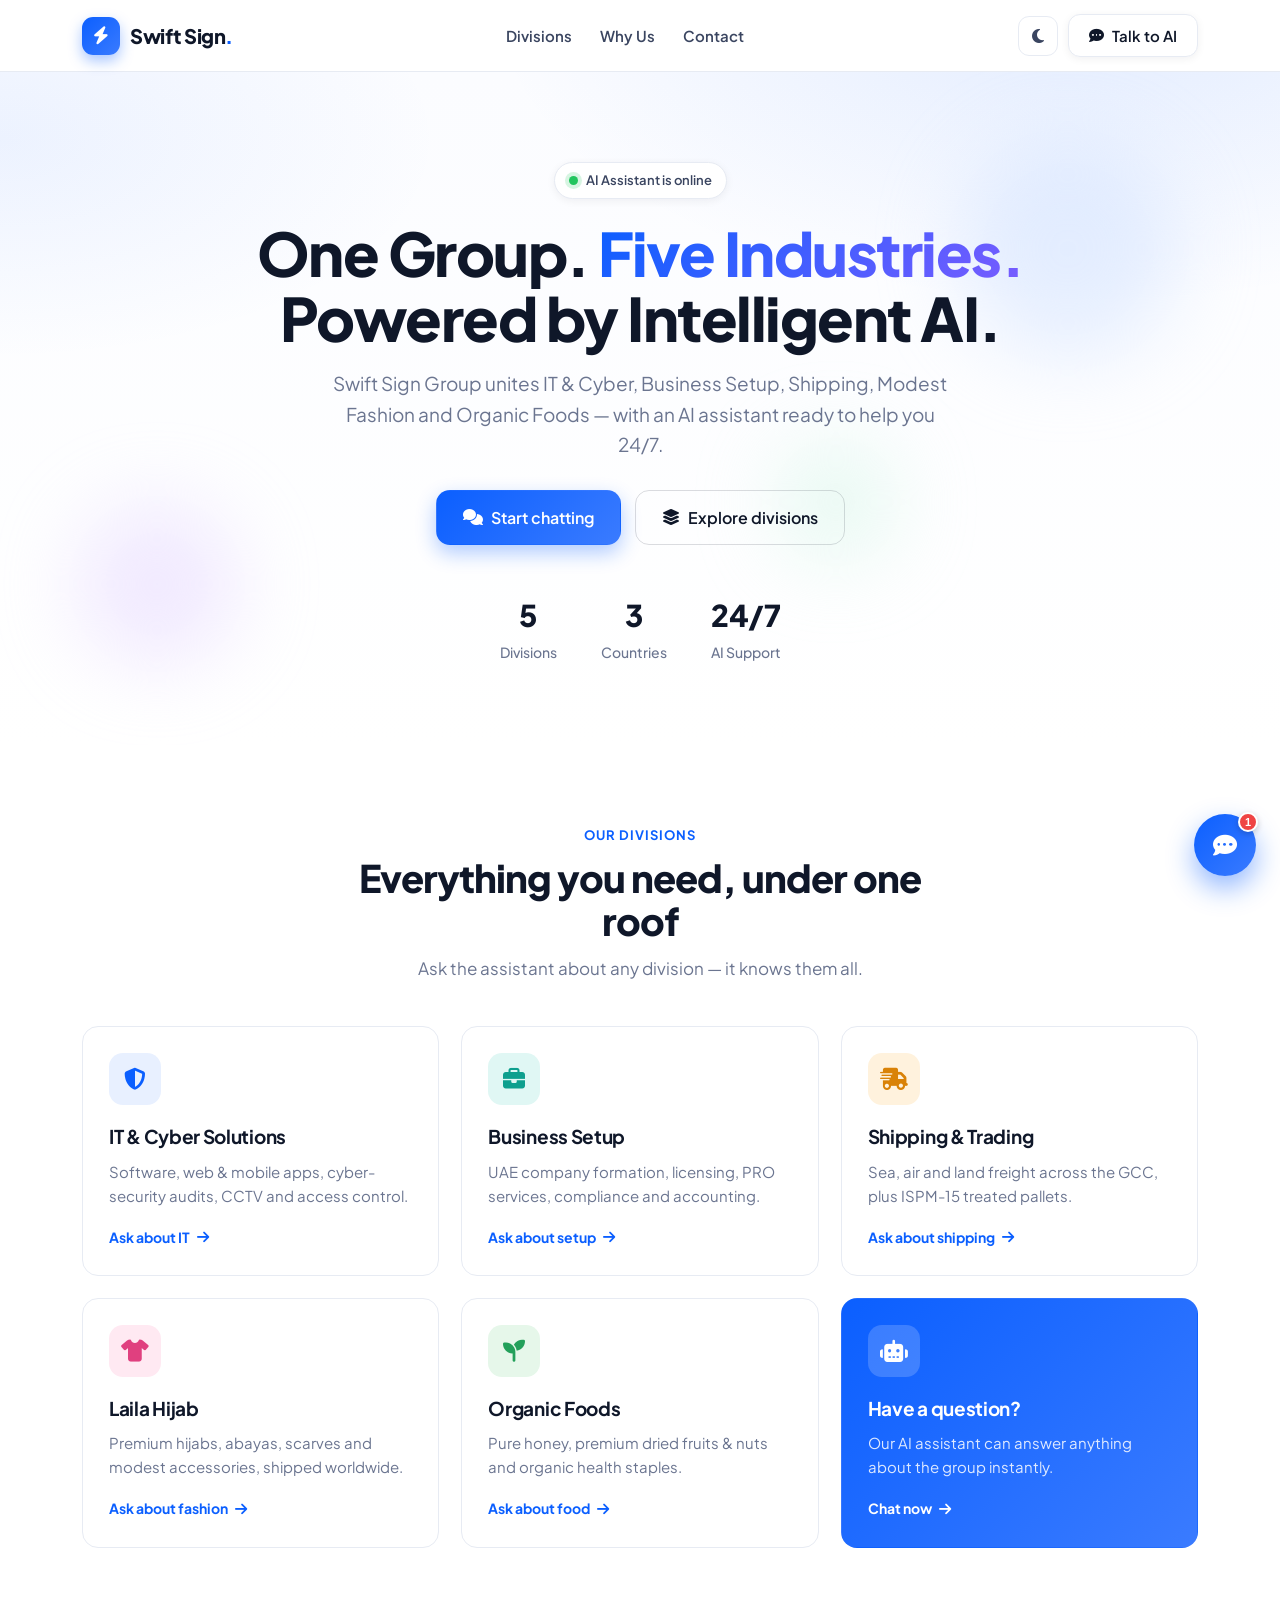
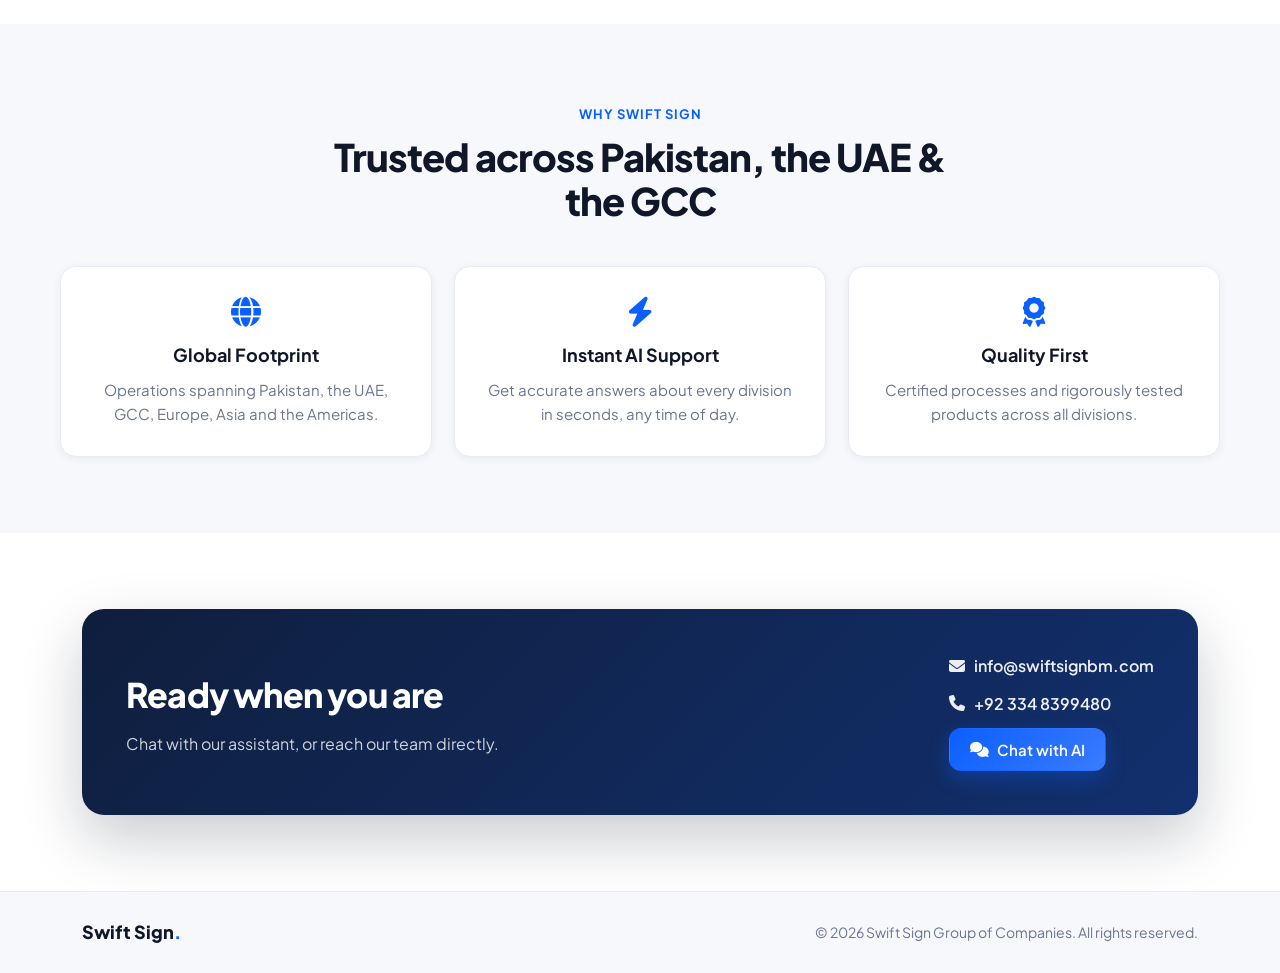
<file: frontend/index.html>
<!DOCTYPE html>
<html lang="en">
<head>
    <meta charset="UTF-8">
    <meta name="viewport" content="width=device-width, initial-scale=1.0">
    <meta name="description" content="Swift Sign Group — IT & Cyber Solutions, Business Setup, Shipping, Modest Fashion and Organic Foods. Talk to our intelligent AI assistant.">
    <meta name="theme-color" content="#0b5fff">
    <title>Swift Sign Group — Intelligent AI Assistant</title>

    <!-- Favicon (inline SVG) -->
    <link rel="icon" href="data:image/svg+xml,%3Csvg xmlns='http://www.w3.org/2000/svg' viewBox='0 0 100 100'%3E%3Crect width='100' height='100' rx='22' fill='%230b5fff'/%3E%3Ctext x='50' y='68' font-size='54' font-family='Arial' font-weight='bold' fill='white' text-anchor='middle'%3ES%3C/text%3E%3C/svg%3E">

    <!-- Fonts & Icons -->
    <link rel="preconnect" href="https://fonts.googleapis.com">
    <link rel="preconnect" href="https://fonts.gstatic.com" crossorigin>
    <link href="https://fonts.googleapis.com/css2?family=Plus+Jakarta+Sans:wght@400;500;600;700;800&display=swap" rel="stylesheet">
    <link rel="stylesheet" href="https://cdnjs.cloudflare.com/ajax/libs/font-awesome/6.4.0/css/all.min.css">

    <!-- Styles -->
    <link rel="stylesheet" href="style.css">

    <!-- Apply saved theme before first paint to avoid a flash of the wrong theme -->
    <script>
        (function () {
            try {
                var saved = localStorage.getItem('swiftsign-theme');
                var prefersDark = window.matchMedia && window.matchMedia('(prefers-color-scheme: dark)').matches;
                var theme = saved || (prefersDark ? 'dark' : 'light');
                document.documentElement.setAttribute('data-theme', theme);
            } catch (e) { /* ignore */ }
        })();
    </script>
</head>
<body>

    <!-- ============ NAVBAR ============ -->
    <header class="navbar" id="navbar">
        <div class="nav-inner">
            <a class="brand" href="#top" aria-label="Swift Sign Group home">
                <span class="brand-mark"><i class="fa-solid fa-bolt"></i></span>
                <span class="brand-text">Swift&nbsp;Sign<span class="brand-dot">.</span></span>
            </a>
            <nav class="nav-links" id="navLinks">
                <a href="#divisions">Divisions</a>
                <a href="#why">Why Us</a>
                <a href="#contact">Contact</a>
            </nav>
            <div class="nav-actions">
                <button class="theme-toggle" id="themeToggle" title="Toggle dark mode" aria-label="Toggle dark mode">
                    <i class="fa-solid fa-moon icon-moon"></i>
                    <i class="fa-solid fa-sun icon-sun"></i>
                </button>
                <button class="btn btn-ghost" onclick="toggleChat(true)"><i class="fa-solid fa-comment-dots"></i> Talk to AI</button>
                <button class="nav-toggle" id="navToggle" aria-label="Toggle menu"><i class="fa-solid fa-bars"></i></button>
            </div>
        </div>
    </header>

    <!-- ============ HERO ============ -->
    <main id="top">
        <section class="hero">
            <div class="hero-bg" aria-hidden="true">
                <span class="orb orb-1"></span>
                <span class="orb orb-2"></span>
                <span class="orb orb-3"></span>
            </div>
            <div class="hero-content">
                <span class="pill"><span class="pill-dot"></span> AI Assistant is online</span>
                <h1>One Group. <span class="grad">Five Industries.</span><br>Powered by Intelligent AI.</h1>
                <p class="lede">Swift Sign Group unites IT &amp; Cyber, Business Setup, Shipping, Modest Fashion and Organic Foods — with an AI assistant ready to help you 24/7.</p>
                <div class="hero-cta">
                    <button class="btn btn-primary btn-lg" onclick="toggleChat(true)"><i class="fa-solid fa-comments"></i> Start chatting</button>
                    <a class="btn btn-outline btn-lg" href="#divisions"><i class="fa-solid fa-layer-group"></i> Explore divisions</a>
                </div>
                <div class="hero-stats">
                    <div class="stat"><strong>5</strong><span>Divisions</span></div>
                    <div class="stat"><strong>3</strong><span>Countries</span></div>
                    <div class="stat"><strong>24/7</strong><span>AI Support</span></div>
                </div>
            </div>
        </section>

        <!-- ============ DIVISIONS ============ -->
        <section class="section" id="divisions">
            <div class="section-head">
                <span class="eyebrow">Our Divisions</span>
                <h2>Everything you need, under one roof</h2>
                <p>Ask the assistant about any division — it knows them all.</p>
            </div>
            <div class="cards">
                <article class="card" onclick="askAbout('IT & Cyber Solutions')">
                    <div class="card-icon icon-blue"><i class="fa-solid fa-shield-halved"></i></div>
                    <h3>IT &amp; Cyber Solutions</h3>
                    <p>Software, web &amp; mobile apps, cyber-security audits, CCTV and access control.</p>
                    <span class="card-link">Ask about IT <i class="fa-solid fa-arrow-right"></i></span>
                </article>
                <article class="card" onclick="askAbout('Business Setup')">
                    <div class="card-icon icon-teal"><i class="fa-solid fa-briefcase"></i></div>
                    <h3>Business Setup</h3>
                    <p>UAE company formation, licensing, PRO services, compliance and accounting.</p>
                    <span class="card-link">Ask about setup <i class="fa-solid fa-arrow-right"></i></span>
                </article>
                <article class="card" onclick="askAbout('Shipping & Trading')">
                    <div class="card-icon icon-amber"><i class="fa-solid fa-truck-fast"></i></div>
                    <h3>Shipping &amp; Trading</h3>
                    <p>Sea, air and land freight across the GCC, plus ISPM-15 treated pallets.</p>
                    <span class="card-link">Ask about shipping <i class="fa-solid fa-arrow-right"></i></span>
                </article>
                <article class="card" onclick="askAbout('Laila Hijab fashion')">
                    <div class="card-icon icon-pink"><i class="fa-solid fa-shirt"></i></div>
                    <h3>Laila Hijab</h3>
                    <p>Premium hijabs, abayas, scarves and modest accessories, shipped worldwide.</p>
                    <span class="card-link">Ask about fashion <i class="fa-solid fa-arrow-right"></i></span>
                </article>
                <article class="card" onclick="askAbout('Organic Food products')">
                    <div class="card-icon icon-green"><i class="fa-solid fa-seedling"></i></div>
                    <h3>Organic Foods</h3>
                    <p>Pure honey, premium dried fruits &amp; nuts and organic health staples.</p>
                    <span class="card-link">Ask about food <i class="fa-solid fa-arrow-right"></i></span>
                </article>
                <article class="card card-cta" onclick="toggleChat(true)">
                    <div class="card-icon icon-blue"><i class="fa-solid fa-robot"></i></div>
                    <h3>Have a question?</h3>
                    <p>Our AI assistant can answer anything about the group instantly.</p>
                    <span class="card-link">Chat now <i class="fa-solid fa-arrow-right"></i></span>
                </article>
            </div>
        </section>

        <!-- ============ WHY US ============ -->
        <section class="section section-alt" id="why">
            <div class="section-head">
                <span class="eyebrow">Why Swift Sign</span>
                <h2>Trusted across Pakistan, the UAE &amp; the GCC</h2>
            </div>
            <div class="features">
                <div class="feature"><i class="fa-solid fa-globe"></i><h4>Global Footprint</h4><p>Operations spanning Pakistan, the UAE, GCC, Europe, Asia and the Americas.</p></div>
                <div class="feature"><i class="fa-solid fa-bolt"></i><h4>Instant AI Support</h4><p>Get accurate answers about every division in seconds, any time of day.</p></div>
                <div class="feature"><i class="fa-solid fa-award"></i><h4>Quality First</h4><p>Certified processes and rigorously tested products across all divisions.</p></div>
            </div>
        </section>

        <!-- ============ CONTACT / CTA ============ -->
        <section class="section" id="contact">
            <div class="cta-panel">
                <div>
                    <h2>Ready when you are</h2>
                    <p>Chat with our assistant, or reach our team directly.</p>
                </div>
                <div class="cta-info">
                    <a href="mailto:info@swiftsignbm.com"><i class="fa-solid fa-envelope"></i> info@swiftsignbm.com</a>
                    <a href="tel:+923348399480"><i class="fa-solid fa-phone"></i> +92 334 8399480</a>
                    <button class="btn btn-primary" onclick="toggleChat(true)"><i class="fa-solid fa-comments"></i> Chat with AI</button>
                </div>
            </div>
        </section>
    </main>

    <!-- ============ FOOTER ============ -->
    <footer class="footer">
        <div class="foot-inner">
            <span class="brand-text">Swift&nbsp;Sign<span class="brand-dot">.</span></span>
            <p>© <span id="year"></span> Swift Sign Group of Companies. All rights reserved.</p>
        </div>
    </footer>

    <!-- ============ FLOATING CHAT BUTTON ============ -->
    <button class="chat-fab" id="chatFab" onclick="toggleChat()" aria-label="Open chat" title="Chat with Swift Sign AI">
        <i class="fa-solid fa-comment-dots fab-open"></i>
        <i class="fa-solid fa-xmark fab-close"></i>
        <span class="fab-badge" id="fabBadge">1</span>
    </button>

    <!-- ============ CHAT WIDGET ============ -->
    <div id="chat-container" class="chat-hidden" role="dialog" aria-label="Swift Sign AI chat">
        <div class="chat-header">
            <div class="chat-header-info">
                <div class="chat-avatar"><i class="fa-solid fa-robot"></i></div>
                <div class="chat-title-wrap">
                    <h3>Swift Sign AI</h3>
                    <span class="chat-status"><span class="status-dot"></span> Online — replies instantly</span>
                </div>
            </div>
            <div class="chat-header-actions">
                <button class="chat-clear" id="chatClear" title="Clear conversation" aria-label="Clear conversation"><i class="fa-solid fa-broom"></i></button>
                <button class="chat-close" onclick="toggleChat()" title="Close" aria-label="Close chat"><i class="fa-solid fa-chevron-down"></i></button>
            </div>
        </div>

        <div id="chatBox" class="chat-messages" aria-live="polite">
            <div class="msg bot-msg">
                <div class="msg-avatar"><i class="fa-solid fa-robot"></i></div>
                <div class="msg-bubble">
                    <p>👋 Hello! I'm the official assistant for <strong>Swift Sign Group</strong>.</p>
                    <p>Ask me about our IT &amp; Cyber, Business Setup, Shipping, Laila Hijab or Organic Foods.</p>
                </div>
            </div>
        </div>

        <div class="chat-quick" id="chatQuick">
            <button class="quick-chip" onclick="quickAsk('What services do you offer?')">What do you offer?</button>
            <button class="quick-chip" onclick="quickAsk('Where are your offices located?')">Office locations</button>
            <button class="quick-chip" onclick="quickAsk('Tell me about your IT & Cyber services')">IT &amp; Cyber</button>
            <button class="quick-chip" onclick="quickAsk('How can I contact you?')">Contact us</button>
        </div>

        <form class="chat-input-area" id="chatForm" onsubmit="return sendMessage(event)">
            <input type="text" id="userInput" placeholder="Type your message…" autocomplete="off" aria-label="Message" />
            <button type="submit" id="sendBtn" class="chat-send" title="Send" aria-label="Send message">
                <i class="fa-solid fa-paper-plane"></i>
            </button>
        </form>
    </div>

    <!-- JavaScript Link -->
    <script src="script.js"></script>
</body>
</html>
</file>
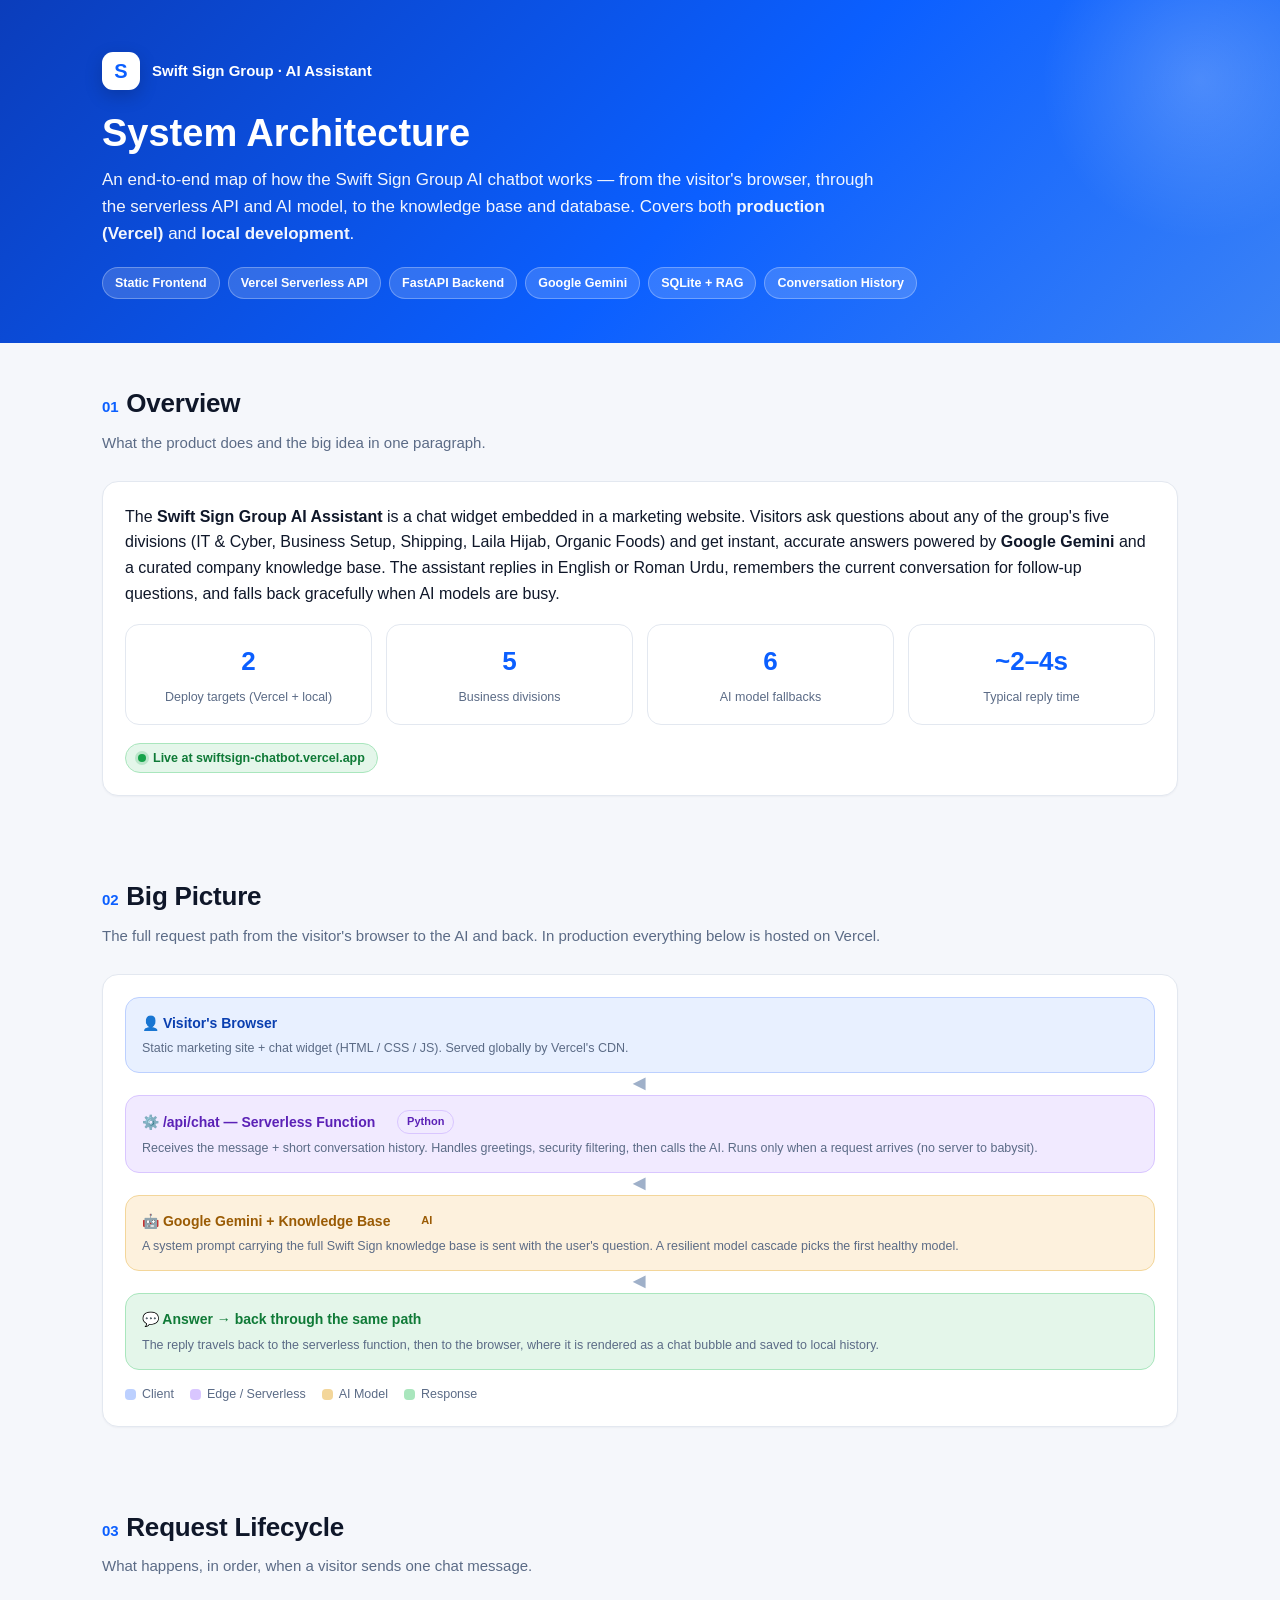
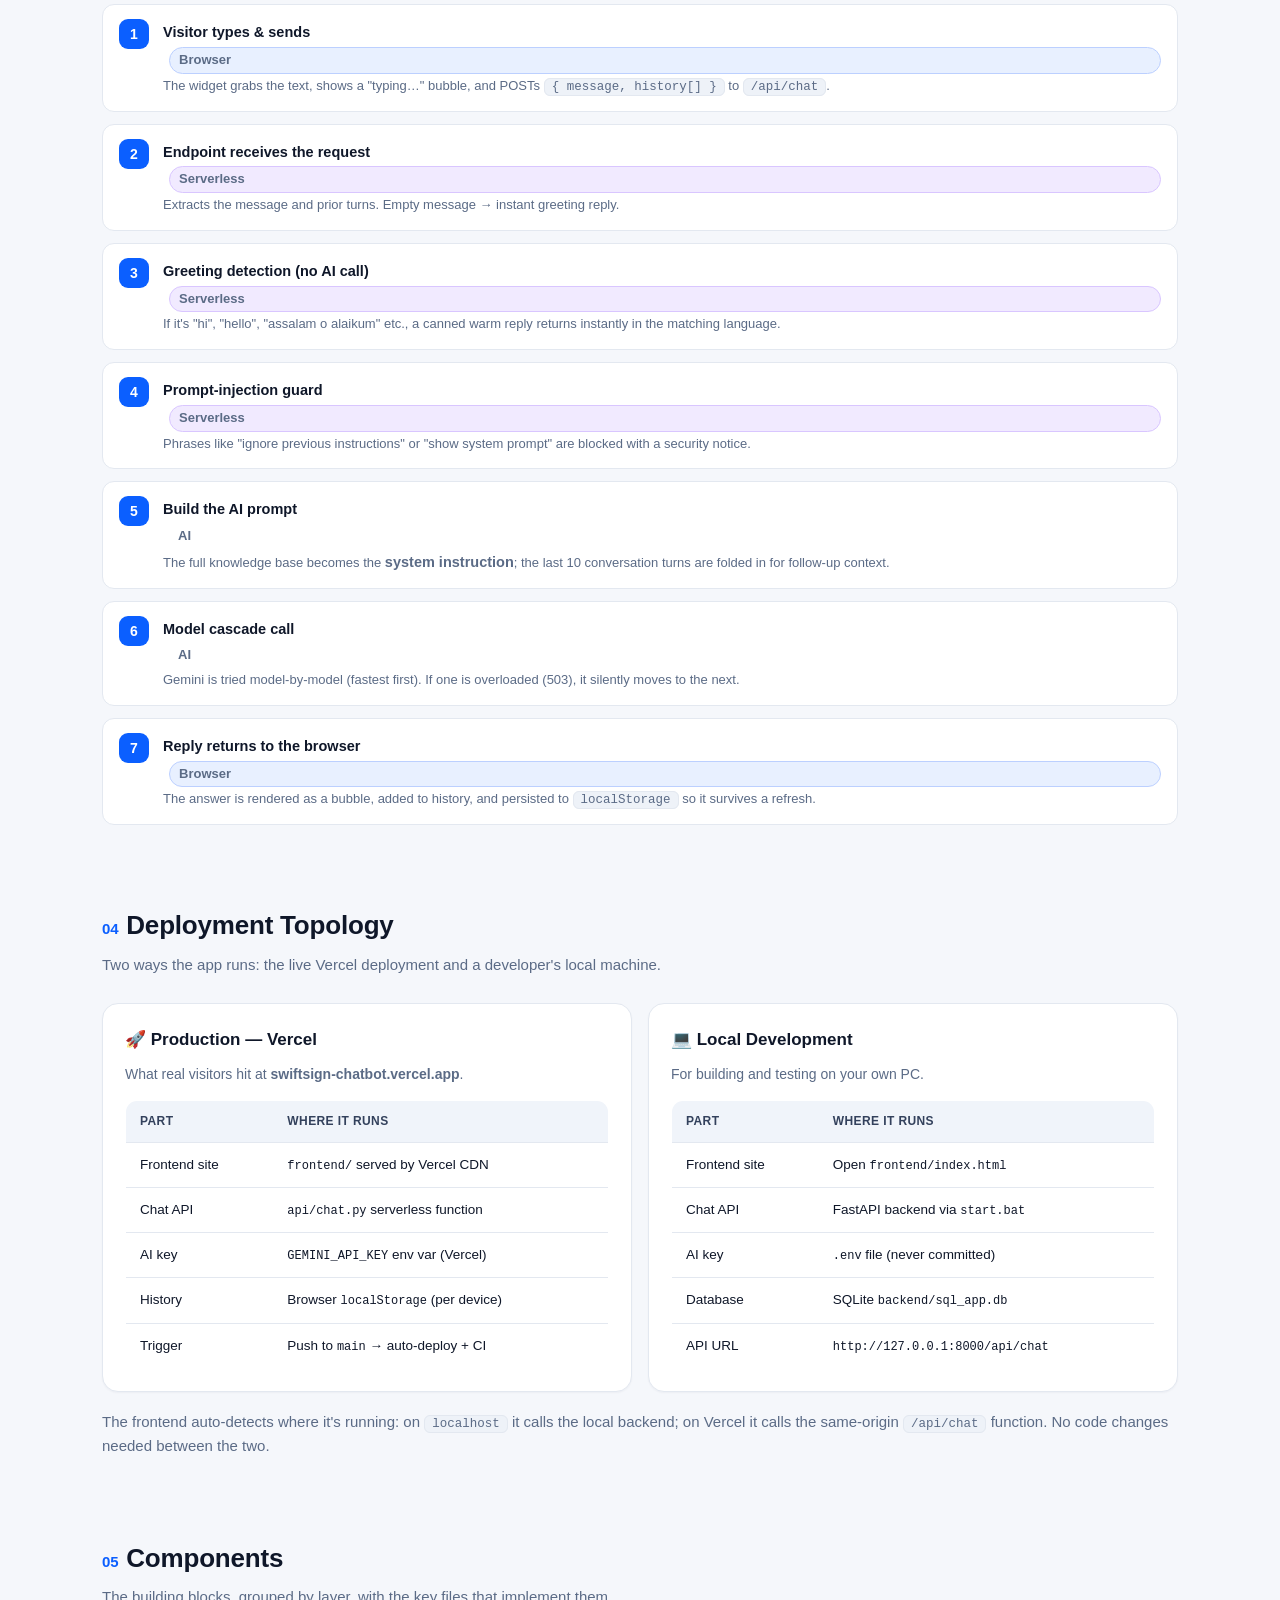
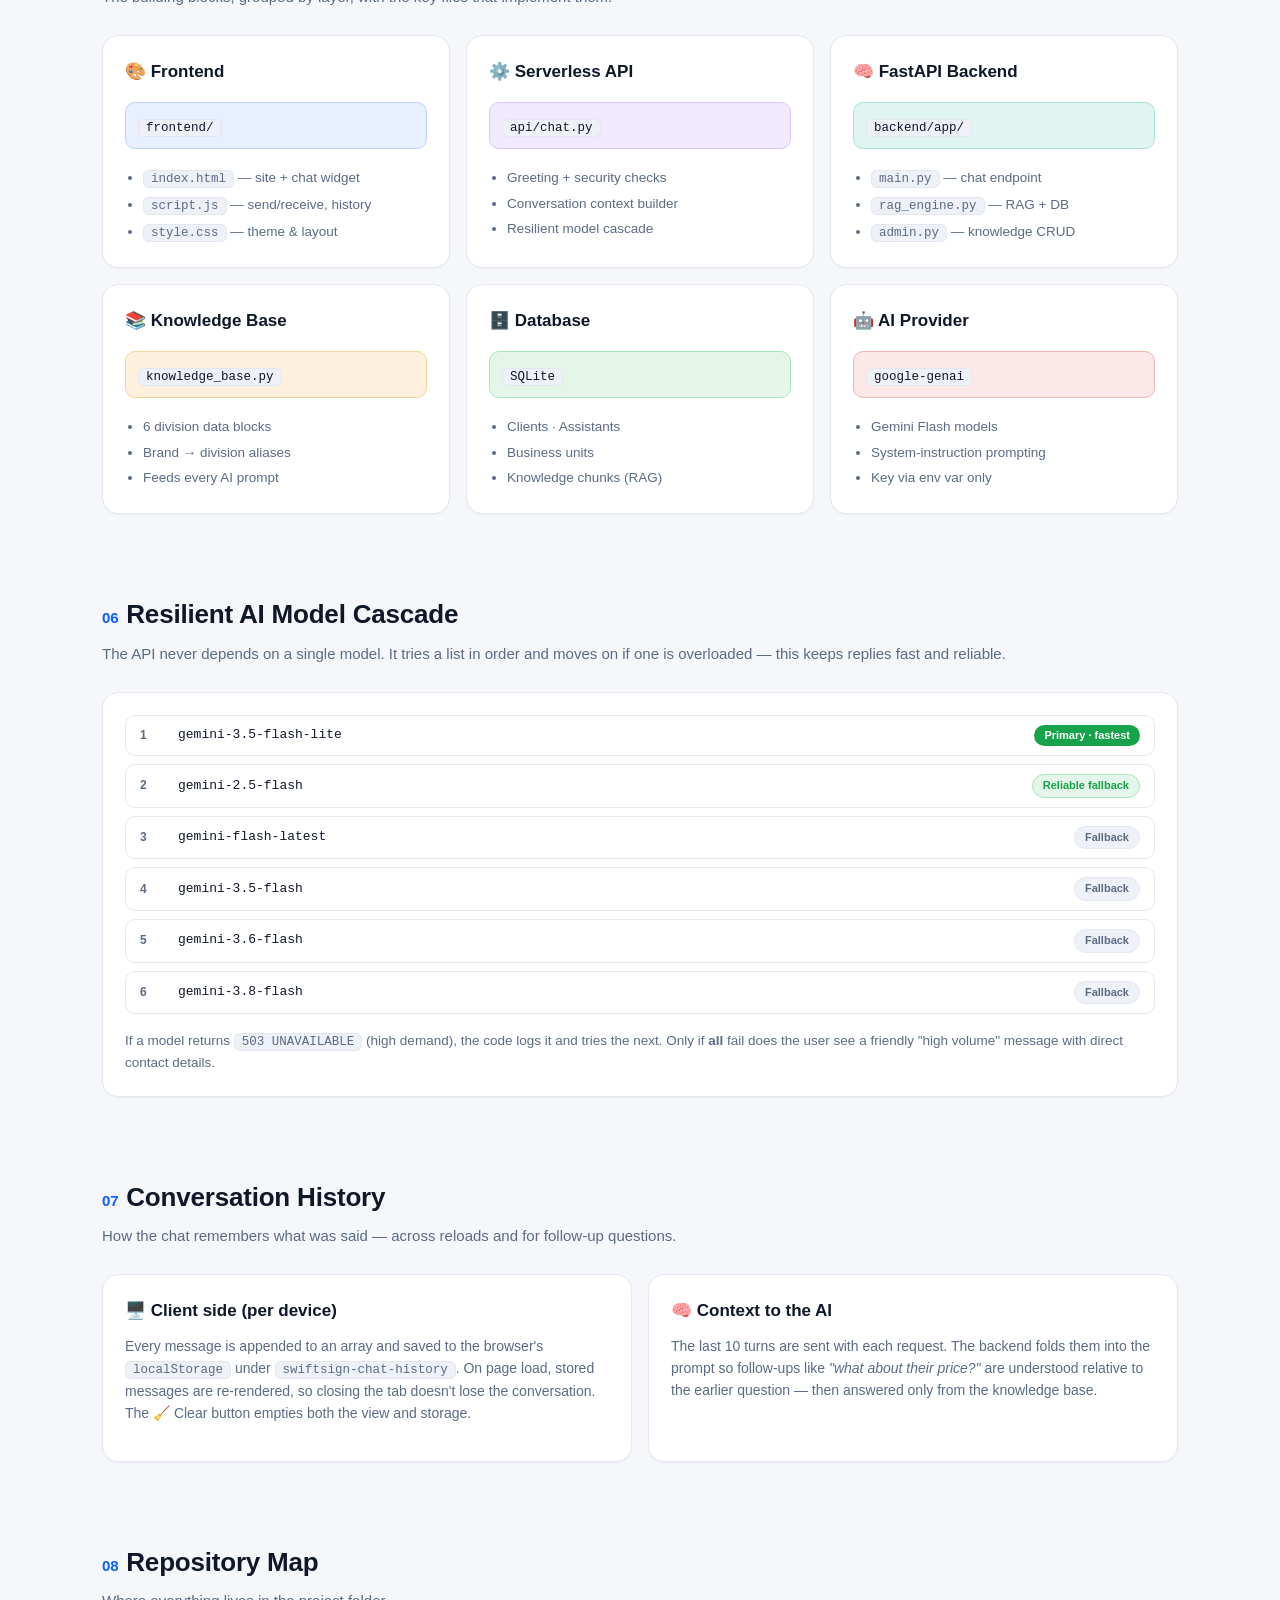
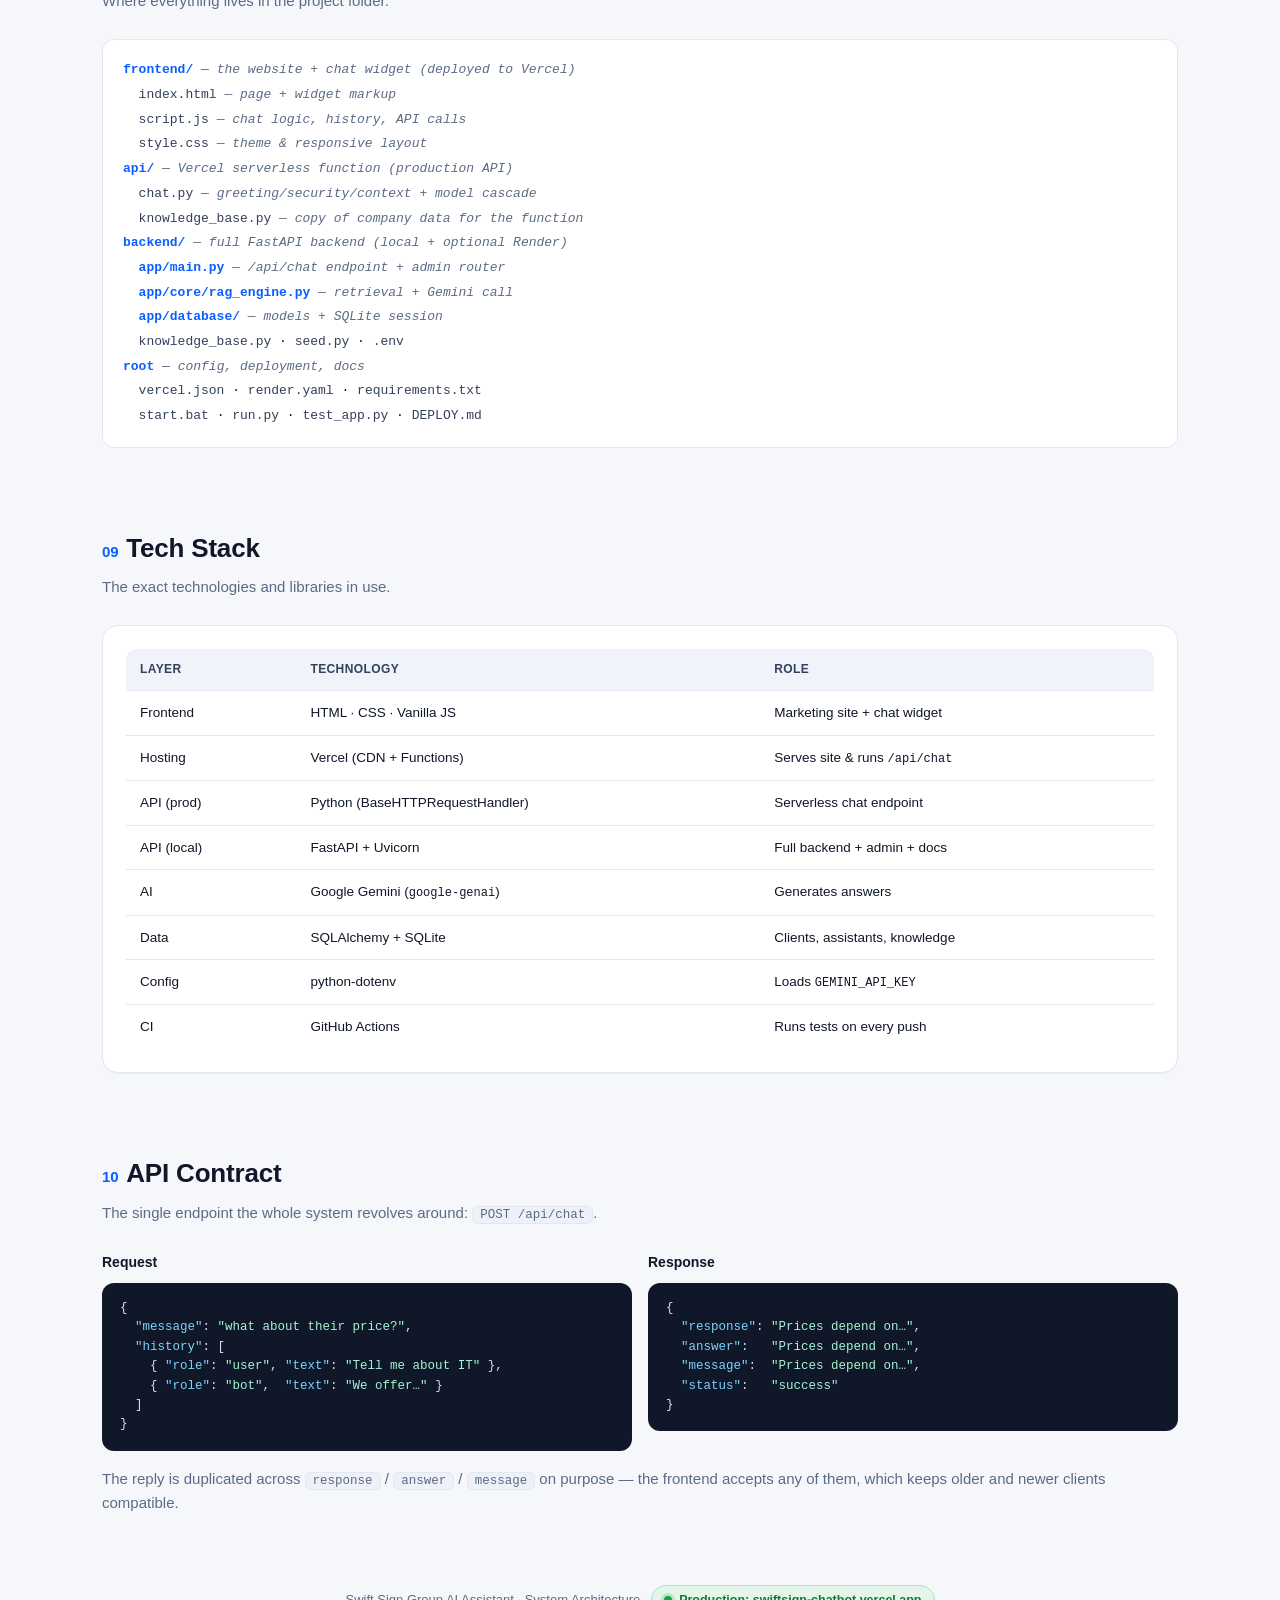
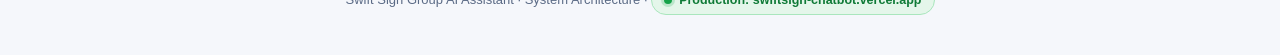
<file: architecture.html>
<!DOCTYPE html>
<html lang="en">
<head>
<meta charset="UTF-8">
<meta name="viewport" content="width=device-width, initial-scale=1.0">
<title>Swift Sign Chatbot — System Architecture</title>
<style>
  :root{--blue:#0b5fff;--blue-soft:#e8f0ff;--ink:#0f1729;--muted:#5b6b86;--line:#e3e8f0;--bg:#f5f7fb;--card:#fff;
    --purple:#7c3aed;--purple-soft:#f1eaff;--teal:#0d9488;--teal-soft:#e0f5f2;--amber:#d97706;--amber-soft:#fdf1dd;
    --green:#16a34a;--green-soft:#e4f6ea;--red:#dc2626;--red-soft:#fde8e8;--code:#0f1729;--code-ink:#d7e0f0}
  *{box-sizing:border-box}html{scroll-behavior:smooth}
  body{margin:0;font-family:'Plus Jakarta Sans',-apple-system,'Segoe UI',Roboto,Arial,sans-serif;color:var(--ink);background:var(--bg);line-height:1.6}
  .wrap{max-width:1120px;margin:0 auto;padding:0 22px}
  header.hero{background:linear-gradient(135deg,#0b3dbb,#0b5fff 55%,#3b82f6);color:#fff;padding:52px 0 44px;position:relative;overflow:hidden}
  header.hero::after{content:"";position:absolute;right:-80px;top:-80px;width:320px;height:320px;background:radial-gradient(circle,rgba(255,255,255,.18),transparent 70%);border-radius:50%}
  .brand{display:flex;align-items:center;gap:12px;font-weight:800;font-size:15px}
  .brand .mark{width:38px;height:38px;border-radius:11px;background:#fff;color:var(--blue);display:grid;place-items:center;font-size:20px;font-weight:800;box-shadow:0 6px 18px rgba(0,0,0,.18)}
  header.hero h1{font-size:38px;line-height:1.15;margin:22px 0 10px;font-weight:800}
  header.hero p{font-size:17px;max-width:780px;opacity:.95;margin:0}
  .tags{display:flex;flex-wrap:wrap;gap:8px;margin-top:20px}
  .tag{background:rgba(255,255,255,.16);border:1px solid rgba(255,255,255,.28);padding:5px 12px;border-radius:999px;font-size:12.5px;font-weight:600}
  section{padding:40px 0}
  h2{font-size:26px;margin:0 0 6px;font-weight:800;letter-spacing:-.2px}
  h2 .num{color:var(--blue);font-size:15px;margin-right:8px;font-weight:800}
  .sub{color:var(--muted);margin:0 0 26px;font-size:15px}
  h3{font-size:17px;margin:0 0 10px;font-weight:700}
  .card{background:var(--card);border:1px solid var(--line);border-radius:16px;padding:22px;box-shadow:0 1px 2px rgba(16,24,40,.04)}
  .grid{display:grid;gap:16px}.g2{grid-template-columns:repeat(2,1fr)}.g3{grid-template-columns:repeat(3,1fr)}
  @media(max-width:860px){.g2,.g3{grid-template-columns:1fr}}
  .node{border-radius:14px;padding:14px 16px;border:1.5px solid var(--line);background:#fff}
  .node .t{font-weight:800;font-size:14px;display:flex;align-items:center;gap:8px}
  .node .d{font-size:12.5px;color:var(--muted);margin-top:4px}
  .n-blue{border-color:#bcd0ff;background:var(--blue-soft)}.n-blue .t{color:#0a3fb0}
  .n-purple{border-color:#d9c6ff;background:var(--purple-soft)}.n-purple .t{color:#5b21b6}
  .n-teal{border-color:#a7e2d8;background:var(--teal-soft)}.n-teal .t{color:#0b6e64}
  .n-amber{border-color:#f3d69a;background:var(--amber-soft)}.n-amber .t{color:#9a5b04}
  .n-green{border-color:#a9e6bd;background:var(--green-soft)}.n-green .t{color:#0f7a37}
  .n-red{border-color:#f3b4b4;background:var(--red-soft)}.n-red .t{color:#a91d1d}
  .arrow{display:flex;align-items:center;justify-content:center;color:#9fb0c9;font-size:22px;font-weight:800;line-height:1}
  .arrow.col{transform:rotate(90deg)}
  .steps{display:grid;gap:12px}
  .step{display:flex;gap:14px;align-items:flex-start;background:#fff;border:1px solid var(--line);border-radius:12px;padding:14px 16px}
  .step .n{flex:0 0 30px;height:30px;border-radius:9px;background:var(--blue);color:#fff;display:grid;place-items:center;font-weight:800;font-size:14px}
  .step .b{flex:1}.step .b b{font-size:14.5px}.step .b span{display:block;color:var(--muted);font-size:13px;margin-top:2px}
  .chip{display:inline-block;font-size:11px;font-weight:700;padding:2px 9px;border-radius:999px;vertical-align:middle;margin-left:6px}
  .chip.fe{border:1px solid #bcd0ff;color:#0a3fb0;background:var(--blue-soft)}
  .chip.api{border:1px solid #d9c6ff;color:#5b21b6;background:var(--purple-soft)}
  pre{background:var(--code);color:var(--code-ink);padding:16px 18px;border-radius:12px;overflow:auto;font-size:12.5px;line-height:1.55;margin:0}
  pre .c{color:#7c8aa5}pre .k{color:#7dd3fc}pre .s{color:#a7f3d0}pre .p{color:#f0abfc}
  code.inline{background:#eef2f8;border:1px solid var(--line);padding:1px 7px;border-radius:6px;font-size:12.5px;font-family:'SF Mono',ui-monospace,Consolas,monospace}
  table{width:100%;border-collapse:collapse;font-size:13.5px;background:#fff;border-radius:12px;overflow:hidden;border:1px solid var(--line)}
  th,td{padding:11px 14px;text-align:left;border-bottom:1px solid var(--line);vertical-align:top}
  th{background:#f0f4fa;font-weight:800;font-size:12px;text-transform:uppercase;letter-spacing:.4px;color:#33415c}
  tr:last-child td{border-bottom:none}
  td code{font-family:'SF Mono',ui-monospace,Consolas,monospace;font-size:12px}
  .tree{font-family:'SF Mono',ui-monospace,Consolas,monospace;font-size:13px;line-height:1.9;background:#fff;border:1px solid var(--line);border-radius:12px;padding:18px 20px}
  .tree .dir{color:var(--blue);font-weight:700}.tree .file{color:#33415c}.tree .note{color:var(--muted);font-style:italic}
  .cascade{display:flex;flex-direction:column;gap:8px}
  .casc{display:flex;align-items:center;gap:12px;border:1.5px solid var(--line);border-radius:10px;padding:9px 14px;background:#fff}
  .casc .rank{font-weight:800;color:var(--muted);font-size:12px;width:26px}
  .casc .name{font-family:'SF Mono',ui-monospace,Consolas,monospace;font-size:13px;flex:1}
  .casc .badge{font-size:11px;font-weight:800;padding:2px 10px;border-radius:999px}
  .badge.ok{background:var(--green-soft);color:var(--green);border:1px solid #a9e6bd}
  .badge.fast{background:var(--green);color:#fff}
  .badge.fb{background:#eef2f8;color:var(--muted);border:1px solid var(--line)}
  .legend{display:flex;flex-wrap:wrap;gap:16px;margin-top:14px;font-size:12.5px;color:var(--muted)}
  .legend b{color:var(--ink)}
  .dot{display:inline-block;width:11px;height:11px;border-radius:4px;margin-right:6px;vertical-align:middle}
  footer{padding:30px 0 50px;color:var(--muted);font-size:13px;text-align:center}
  .pill-live{display:inline-flex;align-items:center;gap:7px;background:#e4f6ea;color:#0f7a37;border:1px solid #a9e6bd;padding:4px 12px;border-radius:999px;font-weight:700;font-size:12.5px}
  .pill-live .d{width:8px;height:8px;border-radius:50%;background:var(--green);box-shadow:0 0 0 3px rgba(22,163,74,.2)}
  .kpi{display:grid;grid-template-columns:repeat(4,1fr);gap:14px;margin:18px 0}
  @media(max-width:760px){.kpi{grid-template-columns:repeat(2,1fr)}}
  .kpi .k{background:#fff;border:1px solid var(--line);border-radius:14px;padding:16px;text-align:center}
  .kpi .k b{display:block;font-size:26px;color:var(--blue);font-weight:800}
  .kpi .k span{font-size:12.5px;color:var(--muted)}
</style>
</head>
<body>
<header class="hero">
  <div class="wrap">
    <div class="brand"><span class="mark">S</span> Swift Sign Group · AI Assistant</div>
    <h1>System Architecture</h1>
    <p>An end-to-end map of how the Swift Sign Group AI chatbot works — from the visitor's browser, through the serverless API and AI model, to the knowledge base and database. Covers both <b>production (Vercel)</b> and <b>local development</b>.</p>
    <div class="tags">
      <span class="tag">Static Frontend</span><span class="tag">Vercel Serverless API</span><span class="tag">FastAPI Backend</span>
      <span class="tag">Google Gemini</span><span class="tag">SQLite + RAG</span><span class="tag">Conversation History</span>
    </div>
  </div>
</header>
<main class="wrap">

<section id="overview">
  <h2><span class="num">01</span>Overview</h2>
  <p class="sub">What the product does and the big idea in one paragraph.</p>
  <div class="card">
    <p style="margin-top:0">The <b>Swift Sign Group AI Assistant</b> is a chat widget embedded in a marketing website. Visitors ask questions about any of the group's five divisions (IT &amp; Cyber, Business Setup, Shipping, Laila Hijab, Organic Foods) and get instant, accurate answers powered by <b>Google Gemini</b> and a curated company knowledge base. The assistant replies in English or Roman Urdu, remembers the current conversation for follow-up questions, and falls back gracefully when AI models are busy.</p>
    <div class="kpi">
      <div class="k"><b>2</b><span>Deploy targets (Vercel + local)</span></div>
      <div class="k"><b>5</b><span>Business divisions</span></div>
      <div class="k"><b>6</b><span>AI model fallbacks</span></div>
      <div class="k"><b>~2–4s</b><span>Typical reply time</span></div>
    </div>
    <p style="margin-bottom:0"><span class="pill-live"><span class="d"></span> Live at swiftsign-chatbot.vercel.app</span></p>
  </div>
</section>

<section id="bigpicture">
  <h2><span class="num">02</span>Big Picture</h2>
  <p class="sub">The full request path from the visitor's browser to the AI and back. In production everything below is hosted on Vercel.</p>
  <div class="card">
    <div class="n-blue node">
      <div class="t">👤 Visitor's Browser</div>
      <div class="d">Static marketing site + chat widget (HTML / CSS / JS). Served globally by Vercel's CDN.</div>
    </div>
    <div class="arrow col">▼</div>
    <div class="n-purple node">
      <div class="t">⚙️ /api/chat — Serverless Function &nbsp;<span class="chip api">Python</span></div>
      <div class="d">Receives the message + short conversation history. Handles greetings, security filtering, then calls the AI. Runs only when a request arrives (no server to babysit).</div>
    </div>
    <div class="arrow col">▼</div>
    <div class="n-amber node">
      <div class="t">🤖 Google Gemini + Knowledge Base &nbsp;<span class="chip ai">AI</span></div>
      <div class="d">A system prompt carrying the full Swift Sign knowledge base is sent with the user's question. A resilient model cascade picks the first healthy model.</div>
    </div>
    <div class="arrow col">▼</div>
    <div class="n-green node">
      <div class="t">💬 Answer → back through the same path</div>
      <div class="d">The reply travels back to the serverless function, then to the browser, where it is rendered as a chat bubble and saved to local history.</div>
    </div>
    <div class="legend">
      <span><span class="dot" style="background:#bcd0ff"></span>Client</span>
      <span><span class="dot" style="background:#d9c6ff"></span>Edge / Serverless</span>
      <span><span class="dot" style="background:#f3d69a"></span>AI Model</span>
      <span><span class="dot" style="background:#a9e6bd"></span>Response</span>
    </div>
  </div>
</section>

<section id="lifecycle">
  <h2><span class="num">03</span>Request Lifecycle</h2>
  <p class="sub">What happens, in order, when a visitor sends one chat message.</p>
  <div class="steps">
    <div class="step"><div class="n">1</div><div class="b"><b>Visitor types &amp; sends <span class="chip fe">Browser</span></b><span>The widget grabs the text, shows a "typing…" bubble, and POSTs <code class="inline">{ message, history[] }</code> to <code class="inline">/api/chat</code>.</span></div></div>
    <div class="step"><div class="n">2</div><div class="b"><b>Endpoint receives the request <span class="chip api">Serverless</span></b><span>Extracts the message and prior turns. Empty message → instant greeting reply.</span></div></div>
    <div class="step"><div class="n">3</div><div class="b"><b>Greeting detection (no AI call) <span class="chip api">Serverless</span></b><span>If it's "hi", "hello", "assalam o alaikum" etc., a canned warm reply returns instantly in the matching language.</span></div></div>
    <div class="step"><div class="n">4</div><div class="b"><b>Prompt-injection guard <span class="chip api">Serverless</span></b><span>Phrases like "ignore previous instructions" or "show system prompt" are blocked with a security notice.</span></div></div>
    <div class="step"><div class="n">5</div><div class="b"><b>Build the AI prompt <span class="chip ai">AI</span></b><span>The full knowledge base becomes the <b>system instruction</b>; the last 10 conversation turns are folded in for follow-up context.</span></div></div>
    <div class="step"><div class="n">6</div><div class="b"><b>Model cascade call <span class="chip ai">AI</span></b><span>Gemini is tried model-by-model (fastest first). If one is overloaded (503), it silently moves to the next.</span></div></div>
    <div class="step"><div class="n">7</div><div class="b"><b>Reply returns to the browser <span class="chip fe">Browser</span></b><span>The answer is rendered as a bubble, added to history, and persisted to <code class="inline">localStorage</code> so it survives a refresh.</span></div></div>
  </div>
</section>

<section id="deploy">
  <h2><span class="num">04</span>Deployment Topology</h2>
  <p class="sub">Two ways the app runs: the live Vercel deployment and a developer's local machine.</p>
  <div class="grid g2">
    <div class="card">
      <h3>🚀 Production — Vercel</h3>
      <p style="margin-top:0;font-size:14px;color:var(--muted)">What real visitors hit at <b>swiftsign-chatbot.vercel.app</b>.</p>
      <table>
        <tr><th>Part</th><th>Where it runs</th></tr>
        <tr><td>Frontend site</td><td><code>frontend/</code> served by Vercel CDN</td></tr>
        <tr><td>Chat API</td><td><code>api/chat.py</code> serverless function</td></tr>
        <tr><td>AI key</td><td><code>GEMINI_API_KEY</code> env var (Vercel)</td></tr>
        <tr><td>History</td><td>Browser <code>localStorage</code> (per device)</td></tr>
        <tr><td>Trigger</td><td>Push to <code>main</code> → auto-deploy + CI</td></tr>
      </table>
    </div>
    <div class="card">
      <h3>💻 Local Development</h3>
      <p style="margin-top:0;font-size:14px;color:var(--muted)">For building and testing on your own PC.</p>
      <table>
        <tr><th>Part</th><th>Where it runs</th></tr>
        <tr><td>Frontend site</td><td>Open <code>frontend/index.html</code></td></tr>
        <tr><td>Chat API</td><td>FastAPI backend via <code>start.bat</code></td></tr>
        <tr><td>AI key</td><td><code>.env</code> file (never committed)</td></tr>
        <tr><td>Database</td><td>SQLite <code>backend/sql_app.db</code></td></tr>
        <tr><td>API URL</td><td><code>http://127.0.0.1:8000/api/chat</code></td></tr>
      </table>
    </div>
  </div>
  <p class="sub" style="margin:18px 0 0">The frontend auto-detects where it's running: on <code class="inline">localhost</code> it calls the local backend; on Vercel it calls the same-origin <code class="inline">/api/chat</code> function. No code changes needed between the two.</p>
</section>

<section id="components">
  <h2><span class="num">05</span>Components</h2>
  <p class="sub">The building blocks, grouped by layer, with the key files that implement them.</p>
  <div class="grid g3">
    <div class="card">
      <h3>🎨 Frontend</h3>
      <p class="node n-blue" style="padding:10px 12px;border-radius:10px"><code class="inline">frontend/</code></p>
      <ul style="font-size:13.5px;color:var(--muted);line-height:1.9;padding-left:18px;margin:10px 0 0">
        <li><code class="inline">index.html</code> — site + chat widget</li>
        <li><code class="inline">script.js</code> — send/receive, history</li>
        <li><code class="inline">style.css</code> — theme &amp; layout</li>
      </ul>
    </div>
    <div class="card">
      <h3>⚙️ Serverless API</h3>
      <p class="node n-purple" style="padding:10px 12px;border-radius:10px"><code class="inline">api/chat.py</code></p>
      <ul style="font-size:13.5px;color:var(--muted);line-height:1.9;padding-left:18px;margin:10px 0 0">
        <li>Greeting + security checks</li>
        <li>Conversation context builder</li>
        <li>Resilient model cascade</li>
      </ul>
    </div>
    <div class="card">
      <h3>🧠 FastAPI Backend</h3>
      <p class="node n-teal" style="padding:10px 12px;border-radius:10px"><code class="inline">backend/app/</code></p>
      <ul style="font-size:13.5px;color:var(--muted);line-height:1.9;padding-left:18px;margin:10px 0 0">
        <li><code class="inline">main.py</code> — chat endpoint</li>
        <li><code class="inline">rag_engine.py</code> — RAG + DB</li>
        <li><code class="inline">admin.py</code> — knowledge CRUD</li>
      </ul>
    </div>
    <div class="card">
      <h3>📚 Knowledge Base</h3>
      <p class="node n-amber" style="padding:10px 12px;border-radius:10px"><code class="inline">knowledge_base.py</code></p>
      <ul style="font-size:13.5px;color:var(--muted);line-height:1.9;padding-left:18px;margin:10px 0 0">
        <li>6 division data blocks</li>
        <li>Brand → division aliases</li>
        <li>Feeds every AI prompt</li>
      </ul>
    </div>
    <div class="card">
      <h3>🗄️ Database</h3>
      <p class="node n-green" style="padding:10px 12px;border-radius:10px"><code class="inline">SQLite</code></p>
      <ul style="font-size:13.5px;color:var(--muted);line-height:1.9;padding-left:18px;margin:10px 0 0">
        <li>Clients · Assistants</li>
        <li>Business units</li>
        <li>Knowledge chunks (RAG)</li>
      </ul>
    </div>
    <div class="card">
      <h3>🤖 AI Provider</h3>
      <p class="node n-red" style="padding:10px 12px;border-radius:10px"><code class="inline">google-genai</code></p>
      <ul style="font-size:13.5px;color:var(--muted);line-height:1.9;padding-left:18px;margin:10px 0 0">
        <li>Gemini Flash models</li>
        <li>System-instruction prompting</li>
        <li>Key via env var only</li>
      </ul>
    </div>
  </div>
</section>

<section id="cascade">
  <h2><span class="num">06</span>Resilient AI Model Cascade</h2>
  <p class="sub">The API never depends on a single model. It tries a list in order and moves on if one is overloaded — this keeps replies fast and reliable.</p>
  <div class="card">
    <div class="cascade">
      <div class="casc"><span class="rank">1</span><span class="name">gemini-3.5-flash-lite</span><span class="badge fast">Primary · fastest</span></div>
      <div class="casc"><span class="rank">2</span><span class="name">gemini-2.5-flash</span><span class="badge ok">Reliable fallback</span></div>
      <div class="casc"><span class="rank">3</span><span class="name">gemini-flash-latest</span><span class="badge fb">Fallback</span></div>
      <div class="casc"><span class="rank">4</span><span class="name">gemini-3.5-flash</span><span class="badge fb">Fallback</span></div>
      <div class="casc"><span class="rank">5</span><span class="name">gemini-3.6-flash</span><span class="badge fb">Fallback</span></div>
      <div class="casc"><span class="rank">6</span><span class="name">gemini-3.8-flash</span><span class="badge fb">Fallback</span></div>
    </div>
    <p style="margin:16px 0 0;font-size:13.5px;color:var(--muted)">If a model returns <code class="inline">503 UNAVAILABLE</code> (high demand), the code logs it and tries the next. Only if <b>all</b> fail does the user see a friendly "high volume" message with direct contact details.</p>
  </div>
</section>

<section id="history">
  <h2><span class="num">07</span>Conversation History</h2>
  <p class="sub">How the chat remembers what was said — across reloads and for follow-up questions.</p>
  <div class="grid g2">
    <div class="card">
      <h3>🖥️ Client side (per device)</h3>
      <p style="font-size:14px;color:var(--muted);margin-top:6px">Every message is appended to an array and saved to the browser's <code class="inline">localStorage</code> under <code class="inline">swiftsign-chat-history</code>. On page load, stored messages are re-rendered, so closing the tab doesn't lose the conversation. The 🧹 Clear button empties both the view and storage.</p>
    </div>
    <div class="card">
      <h3>🧠 Context to the AI</h3>
      <p style="font-size:14px;color:var(--muted);margin-top:6px">The last 10 turns are sent with each request. The backend folds them into the prompt so follow-ups like <i>"what about their price?"</i> are understood relative to the earlier question — then answered only from the knowledge base.</p>
    </div>
  </div>
</section>

<section id="files">
  <h2><span class="num">08</span>Repository Map</h2>
  <p class="sub">Where everything lives in the project folder.</p>
  <div class="tree">
<span class="dir">frontend/</span>  <span class="note">— the website + chat widget (deployed to Vercel)</span><br>
&nbsp;&nbsp;<span class="file">index.html</span>  <span class="note">— page + widget markup</span><br>
&nbsp;&nbsp;<span class="file">script.js</span>  <span class="note">— chat logic, history, API calls</span><br>
&nbsp;&nbsp;<span class="file">style.css</span>  <span class="note">— theme &amp; responsive layout</span><br>
<span class="dir">api/</span>  <span class="note">— Vercel serverless function (production API)</span><br>
&nbsp;&nbsp;<span class="file">chat.py</span>  <span class="note">— greeting/security/context + model cascade</span><br>
&nbsp;&nbsp;<span class="file">knowledge_base.py</span>  <span class="note">— copy of company data for the function</span><br>
<span class="dir">backend/</span>  <span class="note">— full FastAPI backend (local + optional Render)</span><br>
&nbsp;&nbsp;<span class="dir">app/main.py</span>  <span class="note">— /api/chat endpoint + admin router</span><br>
&nbsp;&nbsp;<span class="dir">app/core/rag_engine.py</span>  <span class="note">— retrieval + Gemini call</span><br>
&nbsp;&nbsp;<span class="dir">app/database/</span>  <span class="note">— models + SQLite session</span><br>
&nbsp;&nbsp;<span class="file">knowledge_base.py</span> · <span class="file">seed.py</span> · <span class="file">.env</span><br>
<span class="dir">root</span>  <span class="note">— config, deployment, docs</span><br>
&nbsp;&nbsp;<span class="file">vercel.json</span> · <span class="file">render.yaml</span> · <span class="file">requirements.txt</span><br>
&nbsp;&nbsp;<span class="file">start.bat</span> · <span class="file">run.py</span> · <span class="file">test_app.py</span> · <span class="file">DEPLOY.md</span>
  </div>
</section>

<section id="stack">
  <h2><span class="num">09</span>Tech Stack</h2>
  <p class="sub">The exact technologies and libraries in use.</p>
  <div class="card">
    <table>
      <tr><th>Layer</th><th>Technology</th><th>Role</th></tr>
      <tr><td>Frontend</td><td>HTML · CSS · Vanilla JS</td><td>Marketing site + chat widget</td></tr>
      <tr><td>Hosting</td><td>Vercel (CDN + Functions)</td><td>Serves site &amp; runs <code>/api/chat</code></td></tr>
      <tr><td>API (prod)</td><td>Python (BaseHTTPRequestHandler)</td><td>Serverless chat endpoint</td></tr>
      <tr><td>API (local)</td><td>FastAPI + Uvicorn</td><td>Full backend + admin + docs</td></tr>
      <tr><td>AI</td><td>Google Gemini (<code>google-genai</code>)</td><td>Generates answers</td></tr>
      <tr><td>Data</td><td>SQLAlchemy + SQLite</td><td>Clients, assistants, knowledge</td></tr>
      <tr><td>Config</td><td>python-dotenv</td><td>Loads <code>GEMINI_API_KEY</code></td></tr>
      <tr><td>CI</td><td>GitHub Actions</td><td>Runs tests on every push</td></tr>
    </table>
  </div>
</section>

<section id="contract">
  <h2><span class="num">10</span>API Contract</h2>
  <p class="sub">The single endpoint the whole system revolves around: <code class="inline">POST /api/chat</code>.</p>
  <div class="grid g2">
    <div>
      <h3 style="font-size:14px">Request</h3>
      <pre>{
  <span class="k">"message"</span>: <span class="s">"what about their price?"</span>,
  <span class="k">"history"</span>: [
    { <span class="k">"role"</span>: <span class="s">"user"</span>, <span class="k">"text"</span>: <span class="s">"Tell me about IT"</span> },
    { <span class="k">"role"</span>: <span class="s">"bot"</span>,  <span class="k">"text"</span>: <span class="s">"We offer…"</span> }
  ]
}</pre>
    </div>
    <div>
      <h3 style="font-size:14px">Response</h3>
      <pre>{
  <span class="k">"response"</span>: <span class="s">"Prices depend on…"</span>,
  <span class="k">"answer"</span>:   <span class="s">"Prices depend on…"</span>,
  <span class="k">"message"</span>:  <span class="s">"Prices depend on…"</span>,
  <span class="k">"status"</span>:   <span class="s">"success"</span>
}</pre>
    </div>
  </div>
  <p class="sub" style="margin:16px 0 0">The reply is duplicated across <code class="inline">response</code> / <code class="inline">answer</code> / <code class="inline">message</code> on purpose — the frontend accepts any of them, which keeps older and newer clients compatible.</p>
</section>

</main>
<footer>
  <div class="wrap">
    Swift Sign Group AI Assistant · System Architecture · <span class="pill-live"><span class="d"></span> Production: swiftsign-chatbot.vercel.app</span>
  </div>
</footer>
</body>
</html>
</file>
<file: frontend/style.css>
/* ==========================================================
   Swift Sign Group — Frontend Stylesheet
   Modern, responsive design system
   ========================================================== */
:root {
    --brand: #0b5fff;
    --brand-dark: #0a4fd6;
    --brand-soft: #eaf1ff;
    --ink: #0f1729;
    --ink-2: #3a4560;
    --muted: #6b7590;
    --line: #e7ebf3;
    --bg: #ffffff;
    --bg-alt: #f6f8fc;
    --white: #ffffff;
    --radius: 16px;
    --radius-sm: 12px;
    --shadow-sm: 0 2px 8px rgba(15, 23, 41, 0.06);
    --shadow: 0 12px 32px rgba(15, 23, 41, 0.12);
    --shadow-lg: 0 24px 60px rgba(15, 23, 41, 0.22);
    --maxw: 1160px;
    --font: 'Plus Jakarta Sans', 'Segoe UI', system-ui, -apple-system, sans-serif;
}

* {
    margin: 0;
    padding: 0;
    box-sizing: border-box;
}

html {
    scroll-behavior: smooth;
}

body {
    font-family: var(--font);
    color: var(--ink);
    background: var(--bg);
    line-height: 1.6;
    -webkit-font-smoothing: antialiased;
    overflow-x: hidden;
}

a { color: inherit; text-decoration: none; }
img { max-width: 100%; }

/* ---------- Buttons ---------- */
.btn {
    display: inline-flex;
    align-items: center;
    gap: 8px;
    font-family: var(--font);
    font-weight: 600;
    font-size: 15px;
    padding: 11px 20px;
    border-radius: 12px;
    border: 1px solid transparent;
    cursor: pointer;
    transition: transform .15s ease, box-shadow .15s ease, background .15s ease, color .15s ease;
    white-space: nowrap;
}
.btn:active { transform: translateY(1px); }
.btn-lg { padding: 14px 26px; font-size: 16px; border-radius: 14px; }

.btn-primary {
    background: linear-gradient(135deg, var(--brand), #3a7bff);
    color: #fff;
    box-shadow: 0 8px 20px rgba(11, 95, 255, 0.32);
}
.btn-primary:hover { box-shadow: 0 12px 26px rgba(11, 95, 255, 0.42); transform: translateY(-2px); }

.btn-ghost {
    background: var(--white);
    color: var(--ink);
    border-color: var(--line);
    box-shadow: var(--shadow-sm);
}
.btn-ghost:hover { border-color: var(--brand); color: var(--brand); }

.btn-outline {
    background: transparent;
    color: var(--ink);
    border-color: rgba(15, 23, 41, 0.15);
}
.btn-outline:hover { border-color: var(--brand); color: var(--brand); background: var(--brand-soft); }

/* ---------- Navbar ---------- */
.navbar {
    position: sticky;
    top: 0;
    z-index: 900;
    background: rgba(255, 255, 255, 0.85);
    backdrop-filter: saturate(180%) blur(12px);
    border-bottom: 1px solid var(--line);
}
.nav-inner {
    max-width: var(--maxw);
    margin: 0 auto;
    padding: 14px 22px;
    display: flex;
    align-items: center;
    justify-content: space-between;
    gap: 16px;
}
.brand { display: inline-flex; align-items: center; gap: 10px; font-weight: 800; font-size: 20px; letter-spacing: -0.5px; }
.brand-mark {
    width: 38px; height: 38px; border-radius: 11px;
    display: grid; place-items: center;
    background: linear-gradient(135deg, var(--brand), #3a7bff);
    color: #fff; font-size: 18px;
    box-shadow: 0 6px 14px rgba(11, 95, 255, 0.35);
}
.brand-dot { color: var(--brand); }
.nav-links { display: flex; gap: 28px; }
.nav-links a { font-weight: 600; color: var(--ink-2); font-size: 15px; transition: color .15s ease; }
.nav-links a:hover { color: var(--brand); }
.nav-actions { display: flex; align-items: center; gap: 10px; }
.nav-toggle {
    display: none; background: none; border: none; font-size: 22px; color: var(--ink);
    cursor: pointer; padding: 6px;
}

/* ---------- Hero ---------- */
.hero {
    position: relative;
    overflow: hidden;
    padding: 90px 22px 80px;
    background:
        radial-gradient(1000px 500px at 85% -10%, rgba(11, 95, 255, 0.10), transparent 60%),
        radial-gradient(800px 400px at 0% 10%, rgba(58, 123, 255, 0.08), transparent 55%),
        linear-gradient(180deg, #fbfcff, #ffffff);
}
.hero-bg { position: absolute; inset: 0; pointer-events: none; }
.orb { position: absolute; border-radius: 50%; filter: blur(40px); opacity: .5; animation: float 9s ease-in-out infinite; }
.orb-1 { width: 220px; height: 220px; background: #cfe0ff; top: 10%; right: 8%; }
.orb-2 { width: 160px; height: 160px; background: #e3d4ff; bottom: 12%; left: 6%; animation-delay: -3s; }
.orb-3 { width: 120px; height: 120px; background: #d1f4e5; top: 55%; right: 30%; animation-delay: -6s; }
@keyframes float { 0%,100% { transform: translateY(0) } 50% { transform: translateY(-18px) } }

.hero-content { position: relative; max-width: 820px; margin: 0 auto; text-align: center; }
.pill {
    display: inline-flex; align-items: center; gap: 8px;
    background: var(--white); border: 1px solid var(--line);
    padding: 7px 14px; border-radius: 999px;
    font-size: 13px; font-weight: 600; color: var(--ink-2);
    box-shadow: var(--shadow-sm); margin-bottom: 22px;
}
.pill-dot { width: 9px; height: 9px; border-radius: 50%; background: #22c55e; box-shadow: 0 0 0 4px rgba(34,197,94,.18); animation: pulse 2s infinite; }
@keyframes pulse { 0% { box-shadow: 0 0 0 0 rgba(34,197,94,.4) } 70% { box-shadow: 0 0 0 8px rgba(34,197,94,0) } 100% { box-shadow: 0 0 0 0 rgba(34,197,94,0) } }

.hero h1 {
    font-size: clamp(34px, 6vw, 60px);
    line-height: 1.08;
    font-weight: 800;
    letter-spacing: -1.5px;
    margin-bottom: 18px;
}
.grad { background: linear-gradient(135deg, var(--brand), #7a5cff); -webkit-background-clip: text; background-clip: text; color: transparent; }
.lede { font-size: clamp(16px, 2.2vw, 19px); color: var(--muted); max-width: 620px; margin: 0 auto 30px; }
.hero-cta { display: flex; gap: 14px; justify-content: center; flex-wrap: wrap; margin-bottom: 46px; }
.hero-stats { display: flex; gap: 44px; justify-content: center; flex-wrap: wrap; }
.stat strong { display: block; font-size: 30px; font-weight: 800; color: var(--ink); letter-spacing: -0.5px; }
.stat span { font-size: 14px; color: var(--muted); font-weight: 500; }


/* ---------- Generic section ---------- */
.section { max-width: var(--maxw); margin: 0 auto; padding: 76px 22px; }
.section-alt { max-width: none; background: var(--bg-alt); }
.section-alt > * { max-width: var(--maxw); margin-left: auto; margin-right: auto; }
.section-head { text-align: center; max-width: 640px; margin: 0 auto 44px; }
.eyebrow {
    display: inline-block; font-size: 13px; font-weight: 700; letter-spacing: 1px;
    text-transform: uppercase; color: var(--brand); margin-bottom: 10px;
}
.section-head h2 { font-size: clamp(26px, 4vw, 38px); font-weight: 800; letter-spacing: -1px; line-height: 1.15; }
.section-head p { color: var(--muted); margin-top: 12px; font-size: 17px; }

/* ---------- Division cards ---------- */
.cards {
    display: grid;
    grid-template-columns: repeat(3, 1fr);
    gap: 22px;
}
.card {
    position: relative;
    background: var(--white);
    border: 1px solid var(--line);
    border-radius: var(--radius);
    padding: 26px;
    cursor: pointer;
    transition: transform .2s ease, box-shadow .2s ease, border-color .2s ease;
    overflow: hidden;
}
.card::after {
    content: ""; position: absolute; inset: 0;
    background: radial-gradient(400px 200px at 100% 0%, rgba(11,95,255,.06), transparent 60%);
    opacity: 0; transition: opacity .2s ease;
}
.card:hover { transform: translateY(-6px); box-shadow: var(--shadow); border-color: #d6e2ff; }
.card:hover::after { opacity: 1; }
.card-icon {
    width: 52px; height: 52px; border-radius: 14px;
    display: grid; place-items: center; font-size: 22px; margin-bottom: 16px;
}
.icon-blue { background: #e8f0ff; color: #0b5fff; }
.icon-teal { background: #e0f7f4; color: #0e9f8e; }
.icon-amber { background: #fff2dd; color: #d98207; }
.icon-pink { background: #ffe9f2; color: #e0407f; }
.icon-green { background: #e6f7ea; color: #23a05a; }
.card h3 { font-size: 19px; font-weight: 700; margin-bottom: 8px; letter-spacing: -0.3px; }
.card p { color: var(--muted); font-size: 15px; margin-bottom: 16px; }
.card-link { display: inline-flex; align-items: center; gap: 7px; color: var(--brand); font-weight: 700; font-size: 14px; }
.card-link i { transition: transform .2s ease; }
.card:hover .card-link i { transform: translateX(4px); }
.card-cta { background: linear-gradient(135deg, #0b5fff, #3a7bff); border-color: transparent; color: #fff; }
.card-cta .card-icon { background: rgba(255,255,255,.18); color: #fff; }
.card-cta p { color: rgba(255,255,255,.85); }
.card-cta .card-link { color: #fff; }

/* ---------- Features ---------- */
.features { display: grid; grid-template-columns: repeat(3, 1fr); gap: 22px; }
.feature {
    background: var(--white); border: 1px solid var(--line); border-radius: var(--radius);
    padding: 30px 26px; text-align: center; box-shadow: var(--shadow-sm);
}
.feature i { font-size: 30px; color: var(--brand); margin-bottom: 14px; }
.feature h4 { font-size: 18px; font-weight: 700; margin-bottom: 8px; }
.feature p { color: var(--muted); font-size: 15px; }

/* ---------- CTA panel ---------- */
.cta-panel {
    display: flex; align-items: center; justify-content: space-between; gap: 28px; flex-wrap: wrap;
    background: linear-gradient(135deg, #0f1e3d, #12306e);
    color: #fff; border-radius: 22px; padding: 44px;
    box-shadow: var(--shadow-lg);
}
.cta-panel h2 { font-size: clamp(24px, 3.4vw, 34px); font-weight: 800; letter-spacing: -0.8px; }
.cta-panel p { color: rgba(255,255,255,.8); margin-top: 8px; font-size: 16px; }
.cta-info { display: flex; flex-direction: column; gap: 12px; align-items: flex-start; }
.cta-info a { display: inline-flex; align-items: center; gap: 9px; color: #fff; font-weight: 600; opacity: .92; }
.cta-info a:hover { opacity: 1; text-decoration: underline; }

/* ---------- Footer ---------- */
.footer { border-top: 1px solid var(--line); background: var(--bg-alt); }
.foot-inner {
    max-width: var(--maxw); margin: 0 auto; padding: 26px 22px;
    display: flex; align-items: center; justify-content: space-between; gap: 14px; flex-wrap: wrap;
    color: var(--muted); font-size: 14px;
}
.foot-inner .brand-text { font-weight: 800; color: var(--ink); font-size: 18px; }

/* ---------- Responsive ---------- */
@media (max-width: 900px) {
    .cards, .features { grid-template-columns: repeat(2, 1fr); }
    .cta-panel { padding: 34px; }
}
@media (max-width: 640px) {
    .nav-links { display: none; }
    .nav-toggle { display: inline-flex; }
    .cards, .features { grid-template-columns: 1fr; }
    .hero { padding: 64px 20px 56px; }
    .hero-stats { gap: 28px; }
    .cta-panel { flex-direction: column; align-items: flex-start; }
    .section { padding: 56px 20px; }
}

/* ==========================================================
   CHAT WIDGET
   ========================================================== */

/* Floating action button */
.chat-fab {
    position: fixed;
    bottom: 24px;
    right: 24px;
    width: 62px;
    height: 62px;
    border: none;
    border-radius: 50%;
    cursor: pointer;
    background: linear-gradient(135deg, var(--brand), #3a7bff);
    color: #fff;
    font-size: 24px;
    display: grid;
    place-items: center;
    box-shadow: 0 12px 28px rgba(11, 95, 255, 0.45);
    z-index: 1000;
    transition: transform .2s ease, box-shadow .2s ease;
    animation: fabIn .5s cubic-bezier(.2, .9, .3, 1.4) both;
}
@keyframes fabIn { from { transform: scale(0) rotate(-30deg); opacity: 0; } to { transform: scale(1) rotate(0); opacity: 1; } }
.chat-fab:hover { transform: scale(1.08); box-shadow: 0 16px 34px rgba(11, 95, 255, 0.55); }
.chat-fab .fab-close { display: none; }
.chat-fab.is-open .fab-open { display: none; }
.chat-fab.is-open .fab-close { display: block; }
.fab-badge {
    position: absolute;
    top: -2px; right: -2px;
    min-width: 20px; height: 20px;
    padding: 0 5px;
    border-radius: 999px;
    background: #ef4444;
    color: #fff;
    font-size: 11px; font-weight: 700;
    display: grid; place-items: center;
    border: 2px solid #fff;
    box-shadow: 0 2px 6px rgba(0,0,0,.2);
}
.chat-fab.is-open .fab-badge { display: none; }

/* Chat window */
#chat-container {
    position: fixed;
    bottom: 100px;
    right: 24px;
    width: 380px;
    max-width: calc(100vw - 32px);
    height: 560px;
    max-height: calc(100vh - 140px);
    background: var(--white);
    border-radius: 20px;
    box-shadow: var(--shadow-lg);
    display: flex;
    flex-direction: column;
    overflow: hidden;
    z-index: 1000;
    border: 1px solid var(--line);
    transform-origin: bottom right;
    animation: chatIn .28s cubic-bezier(.2, .9, .3, 1.2) both;
}
@keyframes chatIn { from { opacity: 0; transform: translateY(16px) scale(.96); } to { opacity: 1; transform: translateY(0) scale(1); } }
.chat-hidden { display: none !important; }

/* Header */
.chat-header {
    display: flex; align-items: center; justify-content: space-between;
    gap: 12px;
    padding: 14px 16px;
    background: linear-gradient(135deg, var(--brand), #3a7bff);
    color: #fff;
}
.chat-header-info { display: flex; align-items: center; gap: 12px; }
.chat-avatar {
    width: 42px; height: 42px; border-radius: 12px;
    background: rgba(255,255,255,.18);
    display: grid; place-items: center; font-size: 19px;
}
.chat-title-wrap h3 { font-size: 16px; font-weight: 700; line-height: 1.2; }
.chat-status { display: inline-flex; align-items: center; gap: 6px; font-size: 12px; opacity: .92; }
.status-dot { width: 8px; height: 8px; border-radius: 50%; background: #34d399; box-shadow: 0 0 0 3px rgba(52,211,153,.25); }
.chat-header-actions { display: flex; align-items: center; gap: 6px; }
.chat-clear, .chat-close {
    background: rgba(255,255,255,.16); border: none; color: #fff;
    width: 34px; height: 34px; border-radius: 10px; cursor: pointer;
    font-size: 15px; display: grid; place-items: center;
    transition: background .15s ease;
}
.chat-clear:hover, .chat-close:hover { background: rgba(255,255,255,.3); }

/* Messages */
.chat-messages {
    flex: 1;
    padding: 18px 16px;
    overflow-y: auto;
    display: flex;
    flex-direction: column;
    gap: 14px;
    background: var(--bg-alt);
    scroll-behavior: smooth;
}
.chat-messages::-webkit-scrollbar { width: 8px; }
.chat-messages::-webkit-scrollbar-thumb { background: #d3dae7; border-radius: 8px; }
.chat-messages::-webkit-scrollbar-track { background: transparent; }

.msg { display: flex; gap: 9px; max-width: 88%; animation: msgIn .25s ease both; }
@keyframes msgIn { from { opacity: 0; transform: translateY(8px); } to { opacity: 1; transform: translateY(0); } }
.msg-avatar {
    flex: 0 0 auto;
    width: 30px; height: 30px; border-radius: 50%;
    display: grid; place-items: center; font-size: 13px;
    margin-top: 2px;
}
.bot-msg { align-self: flex-start; }
.bot-msg .msg-avatar { background: #e8f0ff; color: var(--brand); }
.bot-msg .msg-bubble {
    background: var(--white);
    border: 1px solid var(--line);
    border-radius: 4px 14px 14px 14px;
    padding: 10px 14px;
    box-shadow: var(--shadow-sm);
}
.user-msg { align-self: flex-end; flex-direction: row-reverse; }
.user-msg .msg-avatar { background: linear-gradient(135deg, var(--brand), #3a7bff); color: #fff; }
.user-msg .msg-bubble {
    background: linear-gradient(135deg, var(--brand), #3a7bff);
    color: #fff;
    border-radius: 14px 4px 14px 14px;
    padding: 10px 14px;
    box-shadow: 0 6px 16px rgba(11,95,255,.25);
}
.msg-bubble p { font-size: 14.5px; line-height: 1.55; }
.msg-bubble p + p { margin-top: 6px; }
.msg-bubble strong { font-weight: 700; }

/* error bubble */
.msg-error .msg-bubble { background: #fee2e2; border-color: #fecaca; color: #991b1b; }

/* typing indicator */
.typing { display: inline-flex; gap: 5px; align-items: center; padding: 14px 16px; }
.typing span {
    width: 8px; height: 8px; border-radius: 50%;
    background: #b7c0d4; display: inline-block;
    animation: blink 1.4s infinite both;
}
.typing span:nth-child(2) { animation-delay: .2s; }
.typing span:nth-child(3) { animation-delay: .4s; }
@keyframes blink { 0%, 80%, 100% { opacity: .3; transform: scale(.85); } 40% { opacity: 1; transform: scale(1); } }

/* Quick suggestion chips */
.chat-quick {
    display: flex; gap: 8px; flex-wrap: wrap;
    padding: 10px 14px;
    border-top: 1px solid var(--line);
    background: var(--white);
}
.quick-chip {
    font-family: var(--font);
    font-size: 13px; font-weight: 600;
    color: var(--brand);
    background: var(--brand-soft);
    border: 1px solid #d6e4ff;
    padding: 7px 13px;
    border-radius: 999px;
    cursor: pointer;
    transition: background .15s ease, transform .15s ease;
}
.quick-chip:hover { background: #dbe8ff; transform: translateY(-1px); }

/* Input area */
.chat-input-area {
    display: flex; gap: 9px;
    padding: 12px 14px;
    border-top: 1px solid var(--line);
    background: var(--white);
}
.chat-input-area input {
    flex: 1;
    font-family: var(--font);
    font-size: 15px;
    padding: 11px 15px;
    border: 1px solid var(--line);
    border-radius: 12px;
    outline: none;
    background: var(--bg-alt);
    transition: border-color .15s ease, background .15s ease;
}
.chat-input-area input:focus { border-color: var(--brand); background: #fff; }
.chat-send {
    flex: 0 0 auto;
    width: 44px; height: 44px;
    border: none; border-radius: 12px;
    background: linear-gradient(135deg, var(--brand), #3a7bff);
    color: #fff; font-size: 16px; cursor: pointer;
    display: grid; place-items: center;
    box-shadow: 0 6px 14px rgba(11,95,255,.3);
    transition: transform .15s ease, opacity .15s ease;
}
.chat-send:hover { transform: translateY(-2px); }
.chat-send:disabled { opacity: .55; cursor: not-allowed; transform: none; }

/* Chat on small screens: near full-width */
@media (max-width: 480px) {
    #chat-container {
        right: 12px; left: 12px;
        width: auto;
        bottom: 90px;
        height: 70vh;
    }
    .chat-fab { width: 56px; height: 56px; }
}

/* Respect reduced-motion preferences */
@media (prefers-reduced-motion: reduce) {
    * { animation: none !important; transition: none !important; }
}

/* ==========================================================
   THEME TOGGLE (light / dark)
   ========================================================== */
.theme-toggle {
    width: 40px; height: 40px;
    border-radius: 11px;
    border: 1px solid var(--line);
    background: var(--white);
    color: var(--ink-2);
    cursor: pointer;
    display: grid; place-items: center;
    font-size: 16px;
    transition: transform .15s ease, color .15s ease, border-color .15s ease, background .15s ease;
}
.theme-toggle:hover { color: var(--brand); border-color: var(--brand); transform: translateY(-1px); }
.theme-toggle .icon-sun { display: none; }
[data-theme="dark"] .theme-toggle .icon-sun { display: block; }
[data-theme="dark"] .theme-toggle .icon-moon { display: none; }

/* ---------- Dark theme overrides ---------- */
[data-theme="dark"] {
    --ink: #e8edf7;
    --ink-2: #aeb9d0;
    --muted: #8a95ad;
    --line: #26314a;
    --bg: #0c1220;
    --bg-alt: #101a2e;
    --white: #141d33;
    --brand-soft: #16233f;
    --shadow-sm: 0 2px 8px rgba(0, 0, 0, 0.4);
    --shadow: 0 12px 32px rgba(0, 0, 0, 0.5);
    --shadow-lg: 0 24px 60px rgba(0, 0, 0, 0.6);
    color-scheme: dark;
}

[data-theme="dark"] body { background: var(--bg); }
[data-theme="dark"] .navbar { background: rgba(16, 26, 46, 0.85); }
[data-theme="dark"] .hero {
    background:
        radial-gradient(1000px 500px at 85% -10%, rgba(11, 95, 255, 0.18), transparent 60%),
        radial-gradient(800px 400px at 0% 10%, rgba(58, 123, 255, 0.14), transparent 55%),
        linear-gradient(180deg, #0e1729, #0c1220);
}
[data-theme="dark"] .orb { opacity: .22; }
[data-theme="dark"] .pill { background: var(--white); }

[data-theme="dark"] .card,
[data-theme="dark"] .feature { background: var(--white); border-color: var(--line); }
[data-theme="dark"] .card:hover { border-color: #2f4b86; }

/* Chat widget in dark mode */
[data-theme="dark"] #chat-container { background: var(--white); border-color: var(--line); }
[data-theme="dark"] .chat-messages { background: var(--bg-alt); }
[data-theme="dark"] .chat-messages::-webkit-scrollbar-thumb { background: #33405e; }
[data-theme="dark"] .bot-msg .msg-bubble { background: var(--white); border-color: var(--line); color: var(--ink); }
[data-theme="dark"] .chat-quick { background: var(--white); border-color: var(--line); }
[data-theme="dark"] .quick-chip { background: var(--brand-soft); border-color: #23406f; }
[data-theme="dark"] .quick-chip:hover { background: #1b2c4d; }
[data-theme="dark"] .chat-input-area { background: var(--white); border-color: var(--line); }
[data-theme="dark"] .chat-input-area input { background: var(--bg-alt); color: var(--ink); border-color: var(--line); }
[data-theme="dark"] .chat-input-area input:focus { background: #16223c; }
[data-theme="dark"] .typing span { background: #566184; }

[data-theme="dark"] .footer { background: #0a1120; border-color: var(--line); }
[data-theme="dark"] .foot-inner .brand-text { color: var(--ink); }

/* Smooth theme transition */
body, .card, .feature, #chat-container, .chat-messages, .bot-msg .msg-bubble,
.chat-quick, .chat-input-area, .chat-input-area input, .navbar, .hero, .footer {
    transition: background-color .3s ease, color .3s ease, border-color .3s ease;
}
</file>
